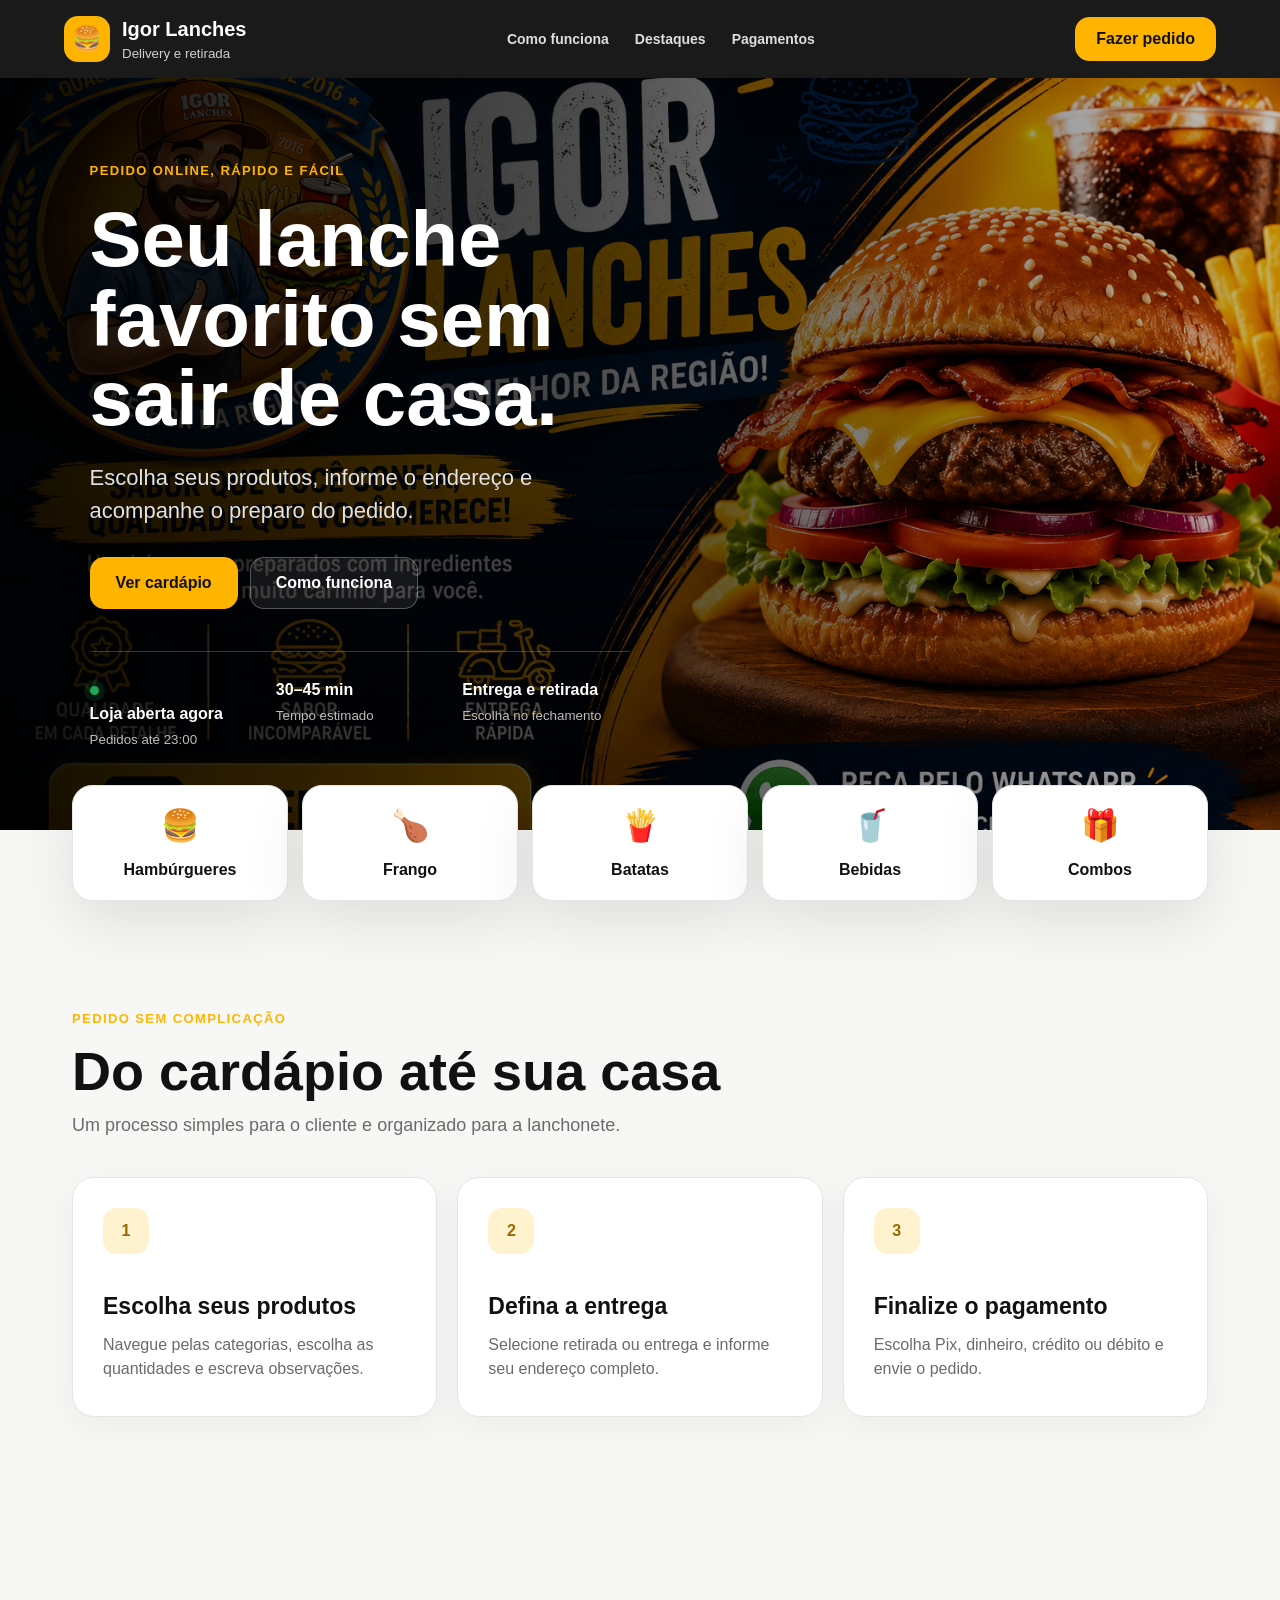
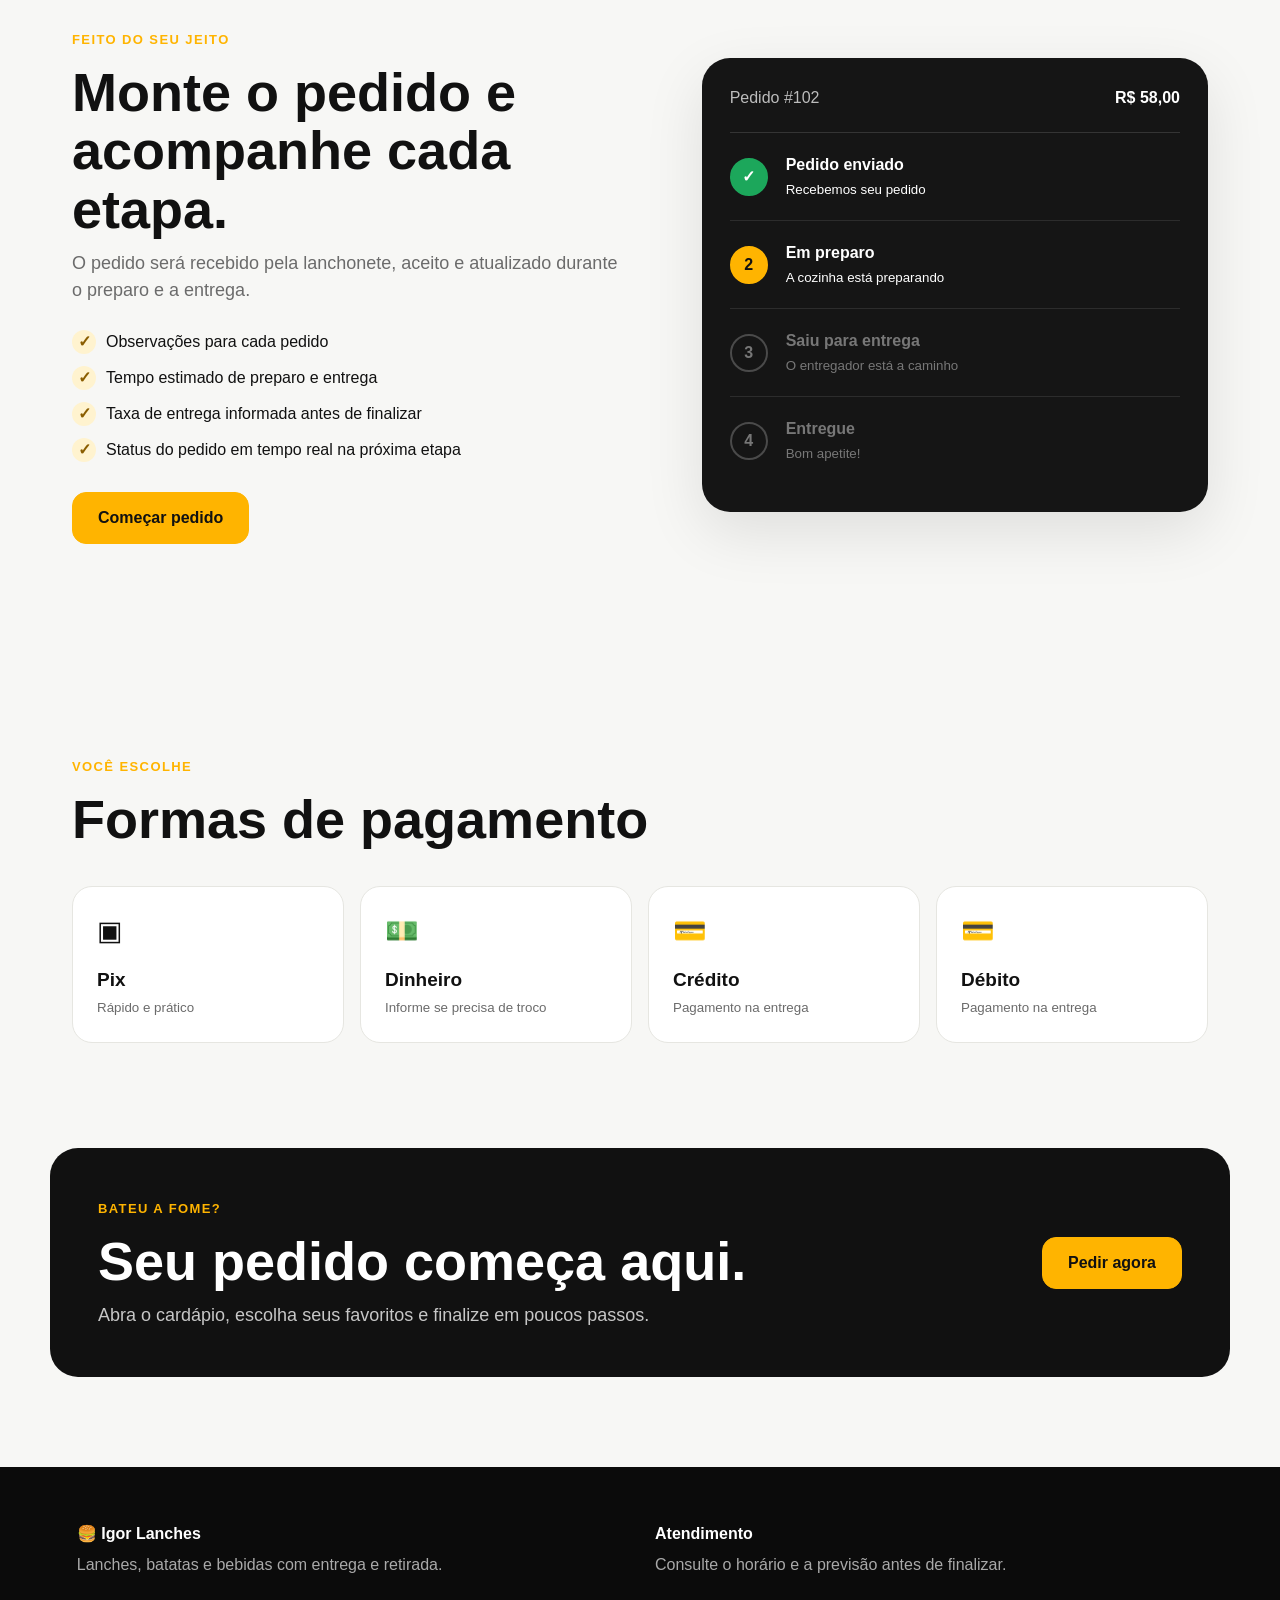
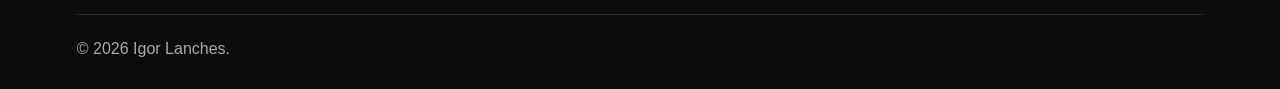
<file: index.html>
<!DOCTYPE html>
<html lang="pt-BR">
<head>
    <meta charset="UTF-8">
    <meta name="viewport" content="width=device-width, initial-scale=1.0">
    <meta name="description" content="Faça seu pedido na Igor Lanches com entrega ou retirada.">
    <title>Igor Lanches | Peça online</title>
    <link rel="stylesheet" href="css/home.css">
<link rel="manifest" href="manifest.webmanifest"><meta name="theme-color" content="#f5a623"></head>
<body>
    <header class="cabecalho">
        <a class="marca" href="index.html" aria-label="Página inicial Igor Lanches">
            <span class="marca-icone">🍔</span>
            <span>
                <strong>Igor Lanches</strong>
                <small>Delivery e retirada</small>
            </span>
        </a>

        <nav class="navegacao" aria-label="Navegação principal">
            <a href="#vantagens">Como funciona</a>
            <a href="#destaques">Destaques</a>
            <a href="#pagamentos">Pagamentos</a>
        </nav>

        <a class="botao botao-menor" href="cardapio.html">Fazer pedido</a>
    </header>

    <main>
        <section class="hero">
            <div class="hero-fundo" aria-hidden="true"></div>
            <div class="hero-conteudo">
                <span class="selo">Pedido online, rápido e fácil</span>
                <h1>Seu lanche favorito sem sair de casa.</h1>
                <p>Escolha seus produtos, informe o endereço e acompanhe o preparo do pedido.</p>

                <div class="hero-acoes">
                    <a class="botao" href="cardapio.html">Ver cardápio</a>
                    <a class="botao botao-secundario" href="#vantagens">Como funciona</a>
                </div>

                <div class="resumo-loja" aria-label="Informações da loja">
                    <div>
                        <span class="status-ponto"></span>
                        <strong id="status-loja">Verificando horário...</strong>
                        <small id="texto-horario">Confira o atendimento</small>
                    </div>
                    <div>
                        <strong>30–45 min</strong>
                        <small>Tempo estimado</small>
                    </div>
                    <div>
                        <strong>Entrega e retirada</strong>
                        <small>Escolha no fechamento</small>
                    </div>
                </div>
            </div>
        </section>

        <section class="atalhos" aria-label="Atalhos do cardápio">
            <a href="cardapio.html" class="atalho"><span>🍔</span><strong>Hambúrgueres</strong></a>
            <a href="cardapio.html" class="atalho"><span>🍗</span><strong>Frango</strong></a>
            <a href="cardapio.html" class="atalho"><span>🍟</span><strong>Batatas</strong></a>
            <a href="cardapio.html" class="atalho"><span>🥤</span><strong>Bebidas</strong></a>
            <a href="cardapio.html" class="atalho"><span>🎁</span><strong>Combos</strong></a>
        </section>

        <section class="secao" id="vantagens">
            <div class="secao-cabecalho">
                <span class="rotulo">Pedido sem complicação</span>
                <h2>Do cardápio até sua casa</h2>
                <p>Um processo simples para o cliente e organizado para a lanchonete.</p>
            </div>

            <div class="passos">
                <article class="cartao-passo">
                    <span class="numero">1</span>
                    <h3>Escolha seus produtos</h3>
                    <p>Navegue pelas categorias, escolha as quantidades e escreva observações.</p>
                </article>
                <article class="cartao-passo">
                    <span class="numero">2</span>
                    <h3>Defina a entrega</h3>
                    <p>Selecione retirada ou entrega e informe seu endereço completo.</p>
                </article>
                <article class="cartao-passo">
                    <span class="numero">3</span>
                    <h3>Finalize o pagamento</h3>
                    <p>Escolha Pix, dinheiro, crédito ou débito e envie o pedido.</p>
                </article>
            </div>
        </section>

        <section class="secao secao-destaque" id="destaques">
            <div class="destaque-texto">
                <span class="rotulo">Feito do seu jeito</span>
                <h2>Monte o pedido e acompanhe cada etapa.</h2>
                <p>O pedido será recebido pela lanchonete, aceito e atualizado durante o preparo e a entrega.</p>
                <ul>
                    <li>Observações para cada pedido</li>
                    <li>Tempo estimado de preparo e entrega</li>
                    <li>Taxa de entrega informada antes de finalizar</li>
                    <li>Status do pedido em tempo real na próxima etapa</li>
                </ul>
                <a class="botao" href="cardapio.html">Começar pedido</a>
            </div>

            <div class="painel-exemplo" aria-label="Exemplo de acompanhamento">
                <div class="painel-topo">
                    <span>Pedido #102</span>
                    <strong>R$ 58,00</strong>
                </div>
                <div class="linha-status concluido"><span>✓</span><div><strong>Pedido enviado</strong><small>Recebemos seu pedido</small></div></div>
                <div class="linha-status ativo"><span>2</span><div><strong>Em preparo</strong><small>A cozinha está preparando</small></div></div>
                <div class="linha-status"><span>3</span><div><strong>Saiu para entrega</strong><small>O entregador está a caminho</small></div></div>
                <div class="linha-status"><span>4</span><div><strong>Entregue</strong><small>Bom apetite!</small></div></div>
            </div>
        </section>

        <section class="secao" id="pagamentos">
            <div class="secao-cabecalho">
                <span class="rotulo">Você escolhe</span>
                <h2>Formas de pagamento</h2>
            </div>
            <div class="pagamentos">
                <div><span>▣</span><strong>Pix</strong><small>Rápido e prático</small></div>
                <div><span>💵</span><strong>Dinheiro</strong><small>Informe se precisa de troco</small></div>
                <div><span>💳</span><strong>Crédito</strong><small>Pagamento na entrega</small></div>
                <div><span>💳</span><strong>Débito</strong><small>Pagamento na entrega</small></div>
            </div>
        </section>

        <section class="chamada-final">
            <div>
                <span class="rotulo">Bateu a fome?</span>
                <h2>Seu pedido começa aqui.</h2>
                <p>Abra o cardápio, escolha seus favoritos e finalize em poucos passos.</p>
            </div>
            <a class="botao" href="cardapio.html">Pedir agora</a>
        </section>
    </main>

    <footer class="rodape">
        <div>
            <strong>🍔 Igor Lanches</strong>
            <p>Lanches, batatas e bebidas com entrega e retirada.</p>
        </div>
        <div>
            <strong>Atendimento</strong>
            <p>Consulte o horário e a previsão antes de finalizar.</p>
        </div>
        <p class="copyright">© <span id="ano-atual"></span> Igor Lanches.</p>
    </footer>

    <a class="botao-flutuante" href="cardapio.html">Fazer pedido</a>
    <script src="js/home.js"></script>
<script>if("serviceWorker" in navigator){window.addEventListener("load",()=>navigator.serviceWorker.register("./sw.js").catch(console.warn));}</script></body>
</html>
</file>
<file: css/home.css>
:root {
    --amarelo: #ffb400;
    --amarelo-claro: #fff3cf;
    --preto: #111111;
    --cinza: #6b6b6b;
    --fundo: #f7f7f5;
    --branco: #ffffff;
    --borda: #e6e6e1;
    --verde: #1ca75b;
    --sombra: 0 20px 60px rgba(0, 0, 0, .10);
}

* { box-sizing: border-box; margin: 0; padding: 0; }
html { scroll-behavior: smooth; }
body { font-family: Arial, Helvetica, sans-serif; color: var(--preto); background: var(--fundo); line-height: 1.5; }
a { color: inherit; }

.cabecalho {
    width: 100%; min-height: 78px; padding: 14px clamp(20px, 5vw, 76px);
    display: flex; align-items: center; justify-content: space-between; gap: 24px;
    position: sticky; top: 0; z-index: 20; background: rgba(17,17,17,.96); color: white;
    backdrop-filter: blur(14px);
}
.marca { display: inline-flex; align-items: center; gap: 12px; text-decoration: none; }
.marca-icone { width: 46px; height: 46px; display: grid; place-items: center; border-radius: 14px; background: var(--amarelo); font-size: 24px; }
.marca strong, .marca small { display: block; }
.marca strong { font-size: 20px; }
.marca small { color: #cfcfcf; }
.navegacao { display: flex; gap: 26px; }
.navegacao a { text-decoration: none; color: #dedede; font-weight: 700; font-size: 14px; }
.navegacao a:hover { color: var(--amarelo); }

.botao { display: inline-flex; align-items: center; justify-content: center; min-height: 52px; padding: 0 25px; border-radius: 14px; background: var(--amarelo); color: var(--preto); text-decoration: none; font-weight: 900; border: 1px solid var(--amarelo); transition: .2s ease; }
.botao:hover { transform: translateY(-2px); box-shadow: 0 12px 30px rgba(255,180,0,.25); }
.botao-menor { min-height: 44px; padding: 0 20px; }
.botao-secundario { background: rgba(255,255,255,.08); color: white; border-color: rgba(255,255,255,.28); }

.hero { position: relative; min-height: 680px; display: flex; align-items: center; overflow: hidden; background: #151515; color: white; }
.hero-fundo { position: absolute; inset: 0; background-image: linear-gradient(90deg, rgba(0,0,0,.92) 0%, rgba(0,0,0,.70) 45%, rgba(0,0,0,.22) 100%), url('../assets/banners/ChatGPT Image 4 de ago. de 2026, 15_25_29.png'); background-size: cover; background-position: center; transform: scale(1.02); }
.hero-conteudo { position: relative; z-index: 2; width: min(720px, 100%); padding: 80px clamp(22px, 7vw, 110px); }
.selo, .rotulo { display: inline-block; color: var(--amarelo); text-transform: uppercase; letter-spacing: 1.4px; font-weight: 900; font-size: 13px; }
.hero h1 { font-size: clamp(42px, 7vw, 78px); line-height: 1.02; margin: 18px 0 22px; max-width: 760px; }
.hero-conteudo > p { max-width: 620px; color: #e2e2e2; font-size: clamp(18px, 2vw, 22px); }
.hero-acoes { display: flex; flex-wrap: wrap; gap: 12px; margin-top: 30px; }
.resumo-loja { margin-top: 42px; padding-top: 26px; display: grid; grid-template-columns: repeat(3, 1fr); gap: 18px; border-top: 1px solid rgba(255,255,255,.2); }
.resumo-loja > div { min-width: 0; }
.resumo-loja strong, .resumo-loja small { display: block; }
.resumo-loja small { color: #bdbdbd; margin-top: 4px; }
.status-ponto { display: inline-block; width: 9px; height: 9px; background: var(--verde); border-radius: 50%; margin-right: 7px; box-shadow: 0 0 0 6px rgba(28,167,91,.14); }
.status-ponto.fechado { background: #e04646; box-shadow: 0 0 0 6px rgba(224,70,70,.14); }

.atalhos { position: relative; z-index: 3; max-width: 1180px; margin: -45px auto 0; padding: 0 22px; display: grid; grid-template-columns: repeat(5, 1fr); gap: 14px; }
.atalho { min-height: 116px; display: flex; flex-direction: column; align-items: center; justify-content: center; gap: 8px; text-decoration: none; background: white; border: 1px solid var(--borda); border-radius: 20px; box-shadow: var(--sombra); transition: .2s ease; }
.atalho:hover { transform: translateY(-5px); border-color: var(--amarelo); }
.atalho span { font-size: 31px; }

.secao { max-width: 1180px; margin: 0 auto; padding: 105px 22px; }
.secao-cabecalho { max-width: 690px; margin-bottom: 38px; }
.secao h2, .chamada-final h2 { font-size: clamp(34px, 5vw, 54px); line-height: 1.08; margin: 12px 0; }
.secao-cabecalho p, .destaque-texto > p, .chamada-final p { color: var(--cinza); font-size: 18px; }
.passos { display: grid; grid-template-columns: repeat(3, 1fr); gap: 20px; }
.cartao-passo { background: white; border: 1px solid var(--borda); border-radius: 22px; padding: 30px; min-height: 240px; box-shadow: 0 10px 36px rgba(0,0,0,.05); }
.numero { width: 46px; height: 46px; border-radius: 14px; display: grid; place-items: center; background: var(--amarelo-claro); color: #9b6700; font-weight: 900; margin-bottom: 35px; }
.cartao-passo h3 { font-size: 23px; margin-bottom: 10px; }
.cartao-passo p { color: var(--cinza); }

.secao-destaque { display: grid; grid-template-columns: 1.05fr .95fr; gap: 70px; align-items: center; }
.destaque-texto ul { margin: 26px 0 30px; display: grid; gap: 12px; list-style: none; }
.destaque-texto li::before { content: '✓'; display: inline-grid; place-items: center; width: 24px; height: 24px; margin-right: 10px; border-radius: 50%; background: var(--amarelo-claro); color: #8a5d00; font-weight: 900; }
.painel-exemplo { background: #151515; color: white; border-radius: 28px; padding: 28px; box-shadow: var(--sombra); }
.painel-topo { display: flex; justify-content: space-between; padding-bottom: 22px; border-bottom: 1px solid #343434; }
.painel-topo span { color: #bcbcbc; }
.linha-status { display: grid; grid-template-columns: 42px 1fr; gap: 14px; align-items: center; padding: 20px 0; color: #777; }
.linha-status + .linha-status { border-top: 1px solid #2c2c2c; }
.linha-status > span { width: 38px; height: 38px; display: grid; place-items: center; border-radius: 50%; border: 2px solid #4a4a4a; font-weight: 900; }
.linha-status strong, .linha-status small { display: block; }
.linha-status small { margin-top: 3px; }
.linha-status.concluido, .linha-status.ativo { color: white; }
.linha-status.concluido > span { background: var(--verde); border-color: var(--verde); }
.linha-status.ativo > span { background: var(--amarelo); color: #111; border-color: var(--amarelo); }

.pagamentos { display: grid; grid-template-columns: repeat(4, 1fr); gap: 16px; }
.pagamentos > div { background: white; border: 1px solid var(--borda); padding: 24px; border-radius: 20px; }
.pagamentos span { font-size: 27px; }
.pagamentos strong, .pagamentos small { display: block; }
.pagamentos strong { margin-top: 14px; font-size: 19px; }
.pagamentos small { color: var(--cinza); margin-top: 4px; }

.chamada-final { max-width: 1180px; margin: 0 auto 90px; padding: 48px; border-radius: 28px; display: flex; align-items: center; justify-content: space-between; gap: 35px; background: var(--preto); color: white; }
.chamada-final p { color: #c7c7c7; }
.rodape { padding: 55px clamp(22px, 6vw, 90px) 28px; background: #0b0b0b; color: #fff; display: grid; grid-template-columns: 1fr 1fr; gap: 30px; }
.rodape p { color: #a9a9a9; margin-top: 7px; }
.copyright { grid-column: 1 / -1; border-top: 1px solid #292929; padding-top: 22px; }
.botao-flutuante { display: none; }

@media (max-width: 900px) {
    .navegacao { display: none; }
    .hero { min-height: 620px; }
    .resumo-loja { grid-template-columns: 1fr; }
    .atalhos { grid-template-columns: repeat(3, 1fr); }
    .passos, .pagamentos { grid-template-columns: repeat(2, 1fr); }
    .secao-destaque { grid-template-columns: 1fr; }
}

@media (max-width: 620px) {
    body { padding-bottom: 74px; }
    .cabecalho { min-height: 68px; padding: 10px 16px; }
    .cabecalho > .botao { display: none; }
    .marca small { display: none; }
    .hero { min-height: 650px; align-items: flex-end; }
    .hero-fundo { background-image: linear-gradient(0deg, rgba(0,0,0,.96) 0%, rgba(0,0,0,.62) 62%, rgba(0,0,0,.18) 100%), url('../assets/banners/ChatGPT Image 4 de ago. de 2026, 15_25_29.png'); background-position: center; }
    .hero-conteudo { padding: 70px 20px 55px; }
    .hero h1 { font-size: 46px; }
    .hero-acoes .botao { width: 100%; }
    .resumo-loja { margin-top: 30px; }
    .atalhos { margin-top: 0; padding: 22px 16px 0; grid-template-columns: repeat(2, 1fr); }
    .atalho:last-child { grid-column: 1 / -1; }
    .secao { padding: 75px 18px; }
    .passos, .pagamentos { grid-template-columns: 1fr; }
    .chamada-final { margin: 0 16px 55px; padding: 34px 24px; flex-direction: column; align-items: flex-start; }
    .chamada-final .botao { width: 100%; }
    .rodape { grid-template-columns: 1fr; padding: 45px 20px 25px; }
    .copyright { grid-column: auto; }
    .botao-flutuante { position: fixed; z-index: 30; left: 14px; right: 14px; bottom: 12px; min-height: 52px; display: flex; align-items: center; justify-content: center; background: var(--amarelo); color: var(--preto); border-radius: 14px; text-decoration: none; font-weight: 900; box-shadow: 0 12px 35px rgba(0,0,0,.28); }
}
</file>
